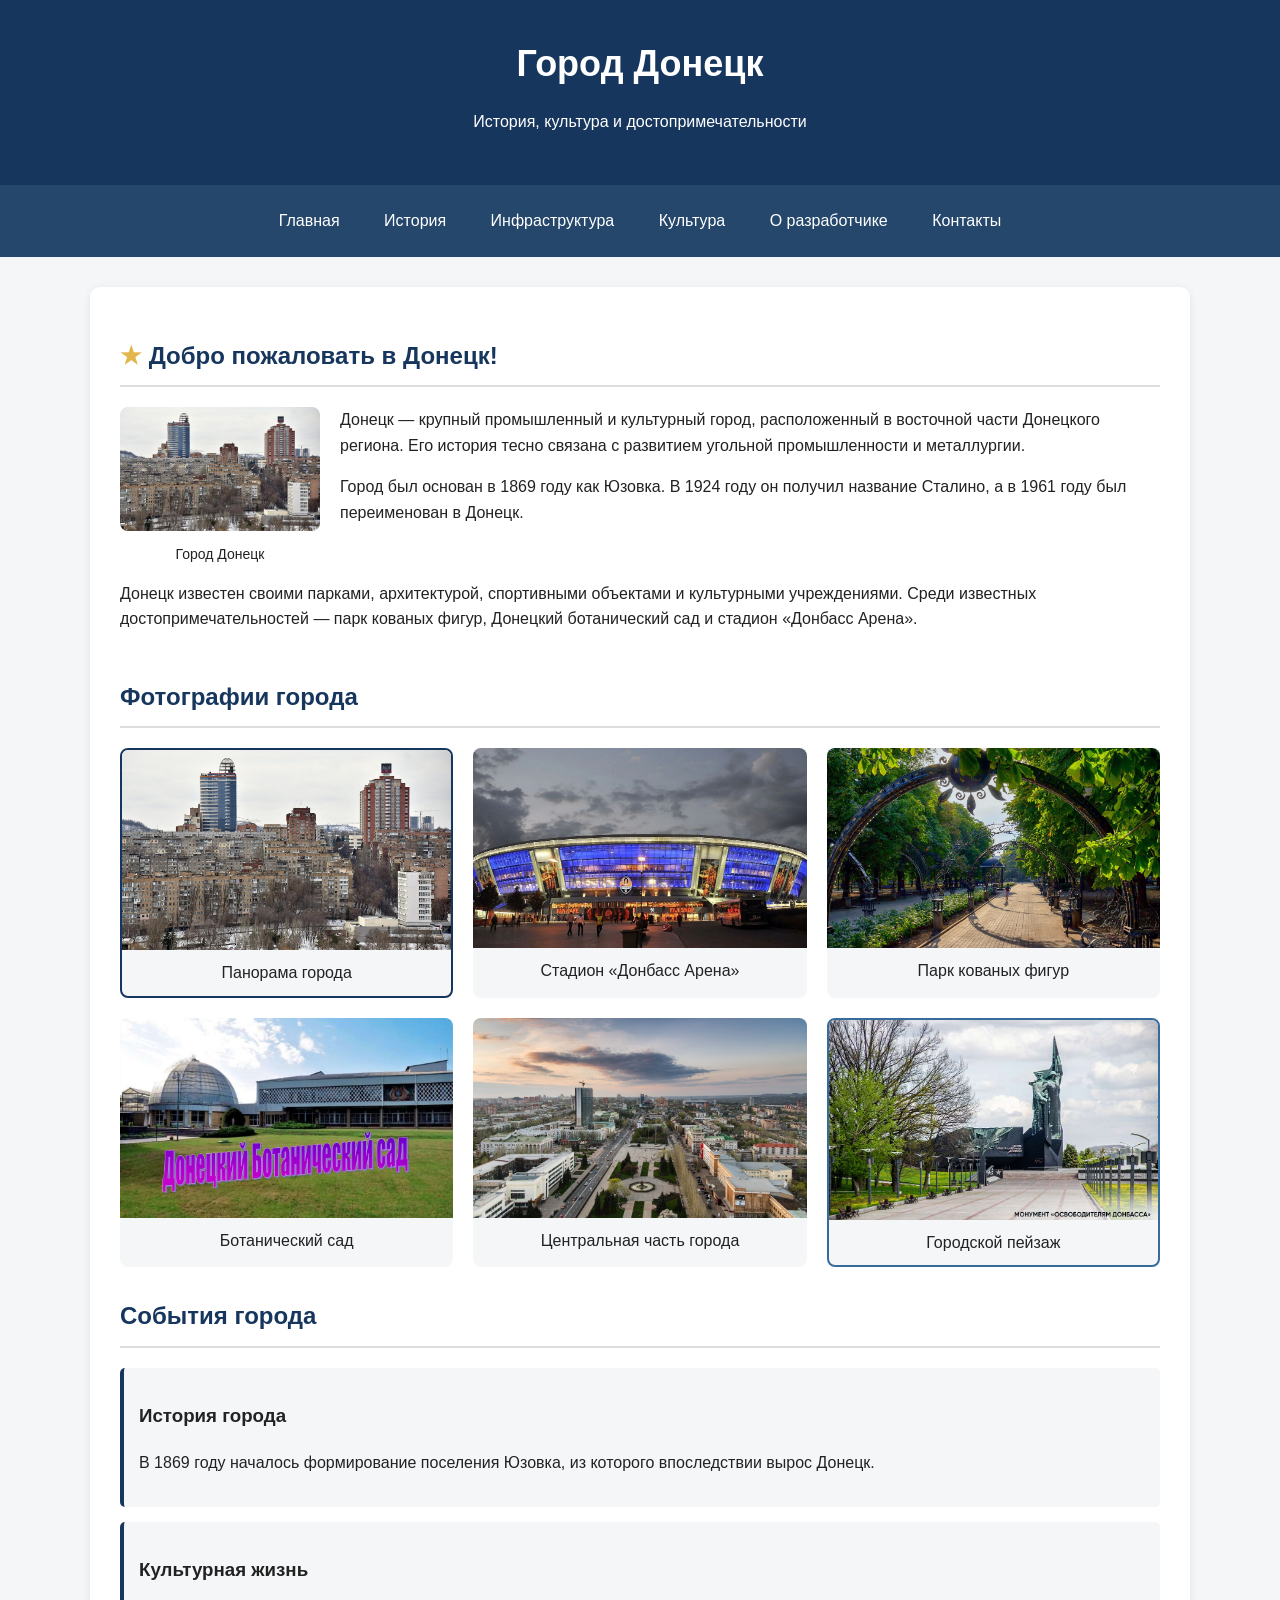
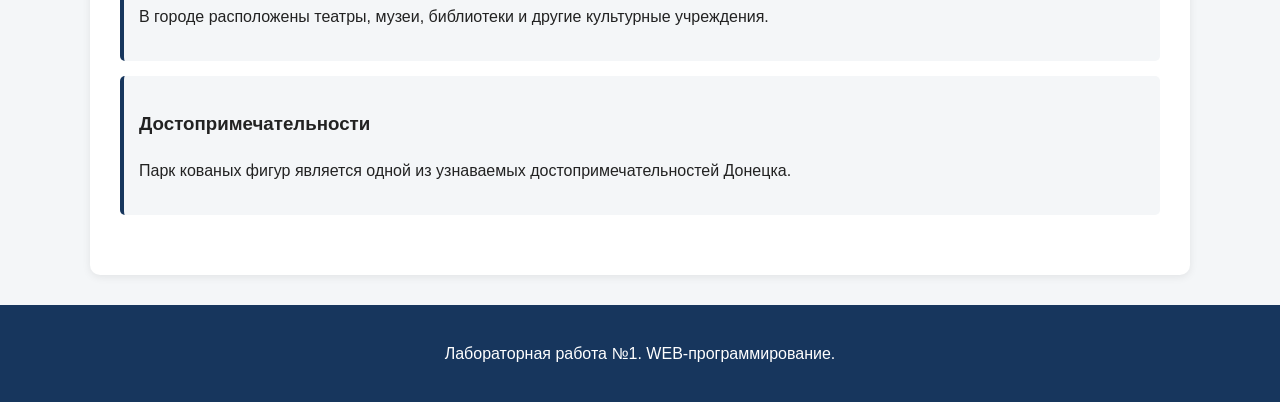
<file: index.html>
<!DOCTYPE html>
<html lang="ru">
<head>
    <meta charset="UTF-8">
    <meta name="viewport" content="width=device-width, initial-scale=1.0">
    <title>Донецк — Главная страница</title>
    <link rel="stylesheet" href="css/styles.css">
</head>
<body>
    <header>
        <h1>Город Донецк</h1>
        <p>История, культура и достопримечательности</p>
    </header>

    <nav>
        <a href="index.html">Главная</a>
        <a href="history.html">История</a>
        <a href="infrastructure.html">Инфраструктура</a>
        <a href="culture.html">Культура</a>
        <a href="about.html">О разработчике</a>
        <a href="contact.html">Контакты</a>
    </nav>

    <main>
        <section id="about-city" class="clearfix">
            <h2>Добро пожаловать в Донецк!</h2>
            <figure class="float-example">
                <img src="img/donetsk1.jpg"
                     alt="Панорама Донецка"
                     style="width: 100%; border-radius: 8px;">
                <figcaption>Город Донецк</figcaption>
            </figure>
            <p>
                Донецк — крупный промышленный и культурный город,
                расположенный в восточной части Донецкого региона.
                Его история тесно связана с развитием угольной
                промышленности и металлургии.
            </p>

            <p>
                Город был основан в 1869 году как Юзовка.
                В 1924 году он получил название Сталино,
                а в 1961 году был переименован в Донецк.
            </p>

            <p>
                Донецк известен своими парками, архитектурой,
                спортивными объектами и культурными учреждениями.
                Среди известных достопримечательностей —
                парк кованых фигур, Донецкий ботанический сад
                и стадион «Донбасс Арена».
            </p>
        </section>

        <section id="gallery">
            <h2>Фотографии города</h2>

            <div class="gallery">
                <figure>
                    <img src="img/donetsk1.jpg" alt="Панорама Донецка">
                    <figcaption>Панорама города</figcaption>
                </figure>

                <figure>
                    <img src="img/donetsk2.jpg" alt="Донбасс Арена">
                    <figcaption>Стадион «Донбасс Арена»</figcaption>
                </figure>

                <figure>
                    <img src="img/donetsk3.jpg" alt="Парк кованых фигур">
                    <figcaption>Парк кованых фигур</figcaption>
                </figure>

                <figure>
                    <img src="img/donetsk4.jpg" alt="Ботанический сад">
                    <figcaption>Ботанический сад</figcaption>
                </figure>

                <figure>
                    <img src="img/donetsk5.jpg" alt="Центр Донецка">
                    <figcaption>Центральная часть города</figcaption>
                </figure>

                <figure>
                    <img src="img/donetsk6.jpg" alt="Набережная">
                    <figcaption>Городской пейзаж</figcaption>
                </figure>
            </div>
        </section>

        <section id="news">
            <h2>События города</h2>

            <article>
                <h3>История города</h3>
                <p>
                    В 1869 году началось формирование поселения
                    Юзовка, из которого впоследствии вырос Донецк.
                </p>
            </article>

            <article>
                <h3>Культурная жизнь</h3>
                <p>
                    В городе расположены театры, музеи,
                    библиотеки и другие культурные учреждения.
                </p>
            </article>

            <article>
                <h3>Достопримечательности</h3>
                <p>
                    Парк кованых фигур является одной из
                    узнаваемых достопримечательностей Донецка.
                </p>
            </article>
        </section>
    </main>

    <footer>
        <p>Лабораторная работа №1. WEB-программирование.</p>
    </footer>
</body>
</html>
</file>
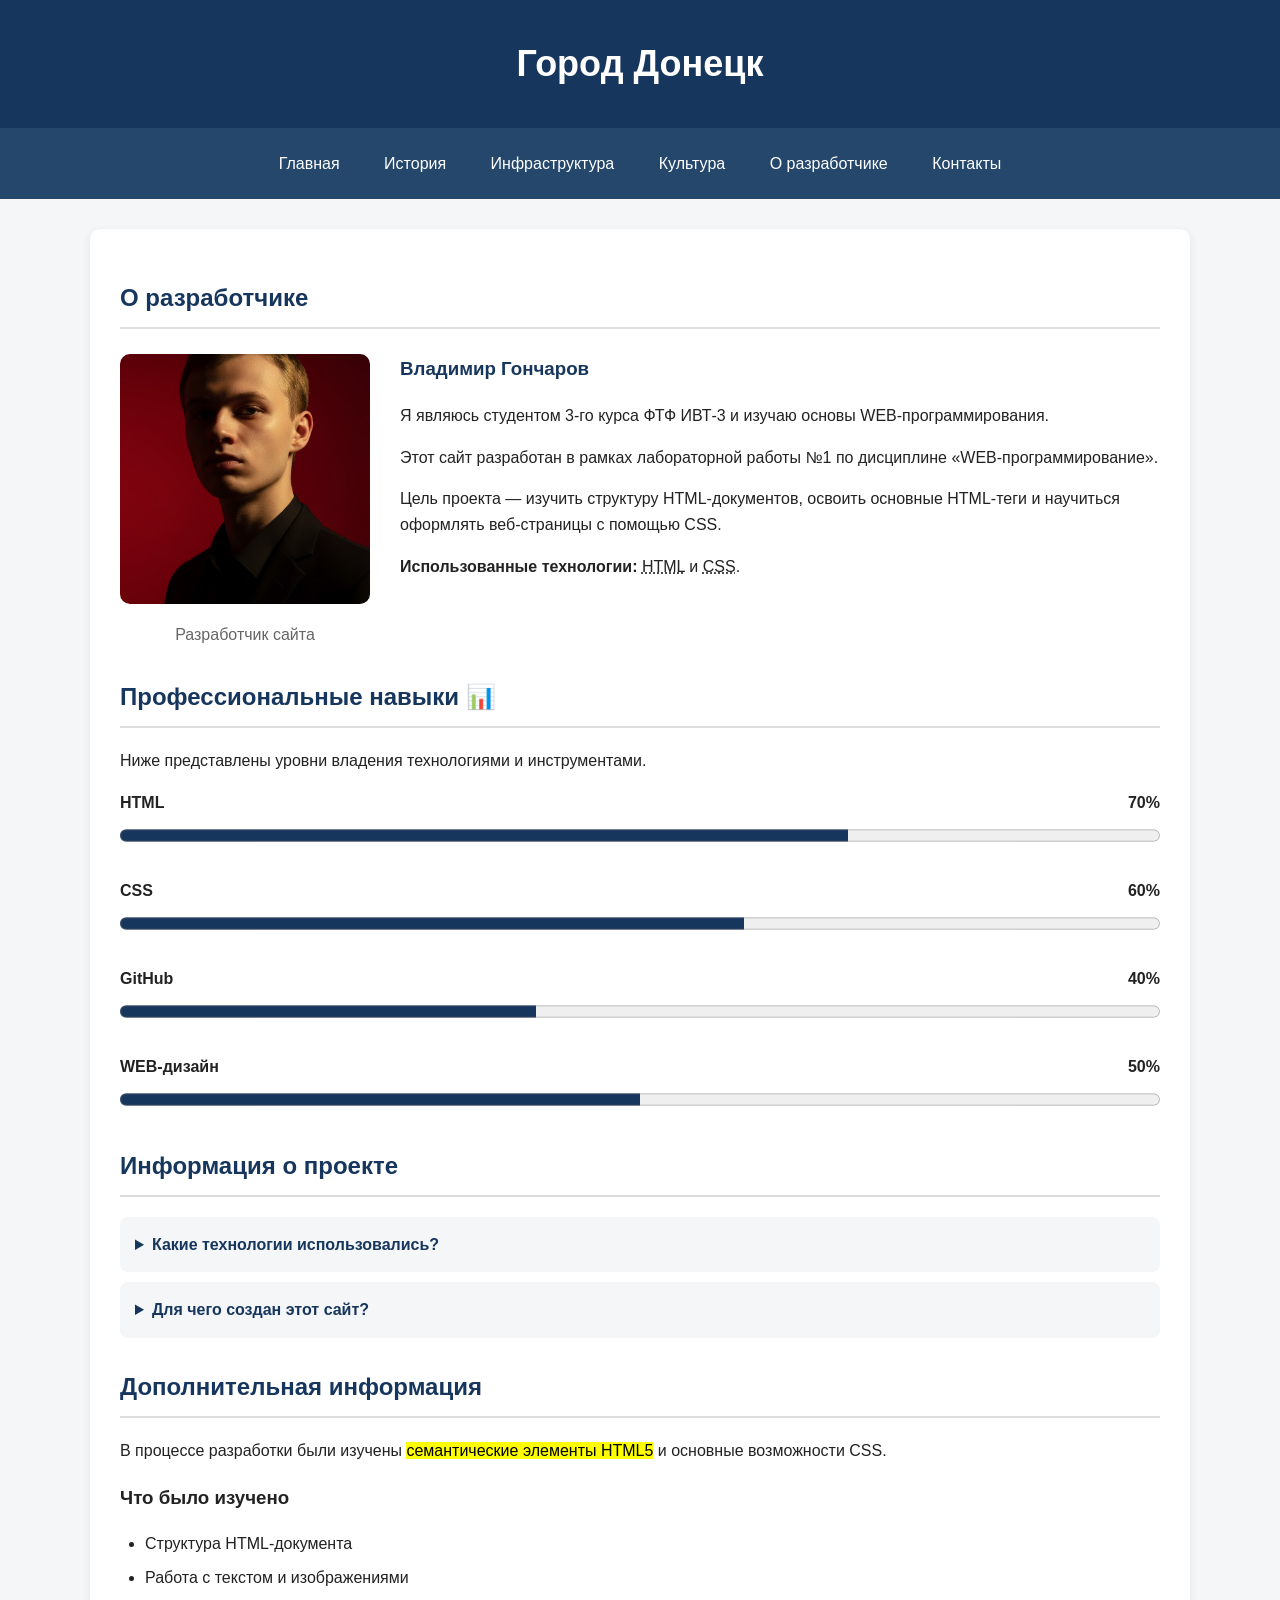
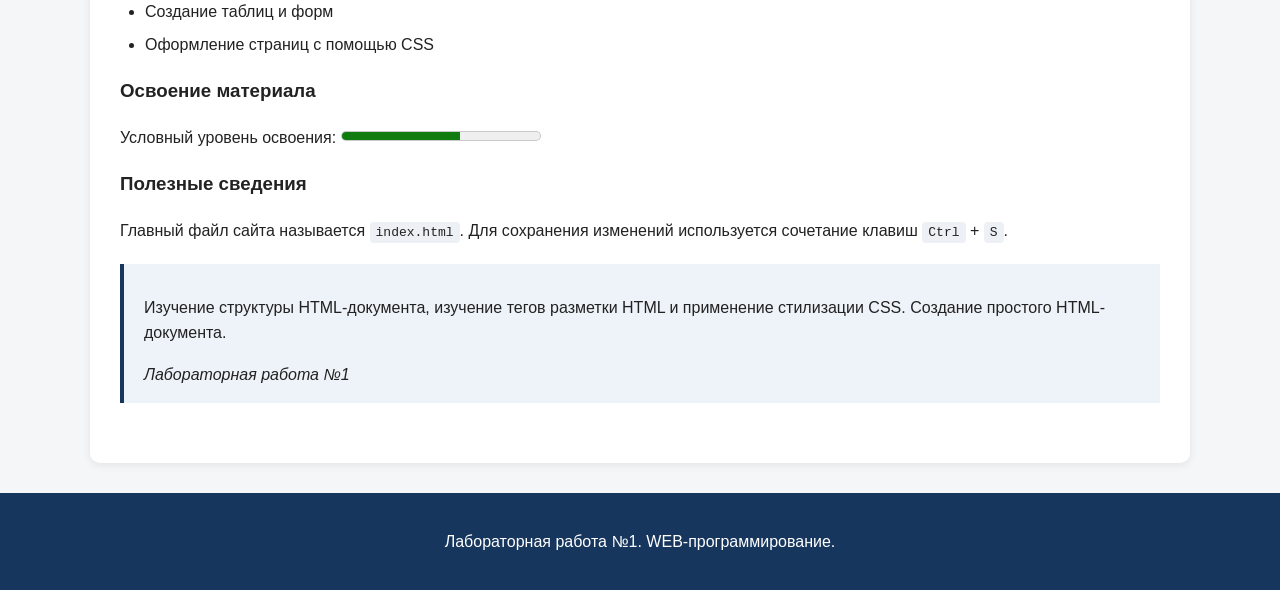
<file: about.html>
<!DOCTYPE html>
<html lang="ru">
<head>
    <meta charset="UTF-8">
    <meta name="viewport" content="width=device-width, initial-scale=1.0">
    <title>О разработчике</title>
    <link rel="stylesheet" href="css/styles.css">
</head>
<body>
    <header>
        <h1>Город Донецк</h1>
    </header>

    <nav>
        <a href="index.html">Главная</a>
        <a href="history.html">История</a>
        <a href="infrastructure.html">Инфраструктура</a>
        <a href="culture.html">Культура</a>
        <a href="about.html">О разработчике</a>
        <a href="contact.html">Контакты</a>
    </nav>

    <main>
        <section id="developer">
            <h2>О разработчике</h2>

            <div class="developer-profile">
                <figure class="developer-photo">
                    <img src="img/developer.jpg"
                         alt="Фотография разработчика">
                    <figcaption>Разработчик сайта</figcaption>
                </figure>

                <div class="developer-info">
                    <h3>Владимир Гончаров</h3>

                    <p>
                        Я являюсь студентом 3-го курса ФТФ ИВТ-3 и изучаю
                        основы WEB-программирования.
                    </p>

                    <p>
                        Этот сайт разработан в рамках
                        лабораторной работы №1 по дисциплине
                        «WEB-программирование».
                    </p>

                    <p>
                        Цель проекта — изучить структуру
                        HTML-документов, освоить основные
                        HTML-теги и научиться оформлять
                        веб-страницы с помощью CSS.
                    </p>

                    <p>
                        <strong>Использованные технологии:</strong>
                        <abbr title="HyperText Markup Language">HTML</abbr>
                        и
                        <abbr title="Cascading Style Sheets">CSS</abbr>.
                    </p>
                </div>
            </div>
        </section>

        <section id="skills">
            <h2>Профессиональные навыки</h2>

            <p>
                Ниже представлены уровни
                владения технологиями и инструментами.
            </p>

            <div class="skill">
                <div class="skill-label">
                    <span>HTML</span>
                    <span>70%</span>
                </div>
                <progress value="70" max="100">70%</progress>
            </div>

            <div class="skill">
                <div class="skill-label">
                    <span>CSS</span>
                    <span>60%</span>
                </div>
                <progress value="60" max="100">60%</progress>
            </div>

            <div class="skill">
                <div class="skill-label">
                    <span>GitHub</span>
                    <span>40%</span>
                </div>
                <progress value="40" max="100">40%</progress>
            </div>

            <div class="skill">
                <div class="skill-label">
                    <span>WEB-дизайн</span>
                    <span>50%</span>
                </div>
                <progress value="50" max="100">50%</progress>
            </div>
        </section>

        <section id="project-info">
            <h2>Информация о проекте</h2>

            <details>
                <summary>Какие технологии использовались?</summary>

                <p>
                    Для создания сайта использовались
                    HTML5 и CSS3. Разработка выполнялась
                    в среде Microsoft Visual Studio.
                </p>
            </details>

            <details>
                <summary>Для чего создан этот сайт?</summary>

                <p>
                    Сайт создан для выполнения лабораторной
                    работы и изучения основ разработки
                    многостраничных веб-сайтов.
                </p>
            </details>
        </section>
        <section id="study-info">
            <h2>Дополнительная информация</h2>

            <p>
                В процессе разработки были изучены
                <mark>семантические элементы HTML5</mark>
                и основные возможности CSS.
            </p>

            <h3>Что было изучено</h3>

            <ul>
                <li>Структура HTML-документа</li>
                <li>Работа с текстом и изображениями</li>
                <li>Создание таблиц и форм</li>
                <li>Оформление страниц с помощью CSS</li>
            </ul>

            <h3>Освоение материала</h3>

            <p>
                Условный уровень освоения:
                <meter min="0" max="100" value="60">60%</meter>
            </p>

            <h3>Полезные сведения</h3>

            <p>
                Главный файл сайта называется
                <code>index.html</code>.
                Для сохранения изменений используется
                сочетание клавиш <kbd>Ctrl</kbd> +
                <kbd>S</kbd>.
            </p>

            <blockquote>
                <p>
                    Изучение структуры HTML-документа,
                    изучение тегов разметки HTML
                    и применение стилизации CSS.
                    Создание простого HTML-документа.
                </p>
                <cite>Лабораторная работа №1</cite>
            </blockquote>
        </section>
    </main>

    <footer>
        <p>Лабораторная работа №1. WEB-программирование.</p>
    </footer>
</body>
</html>
</file>
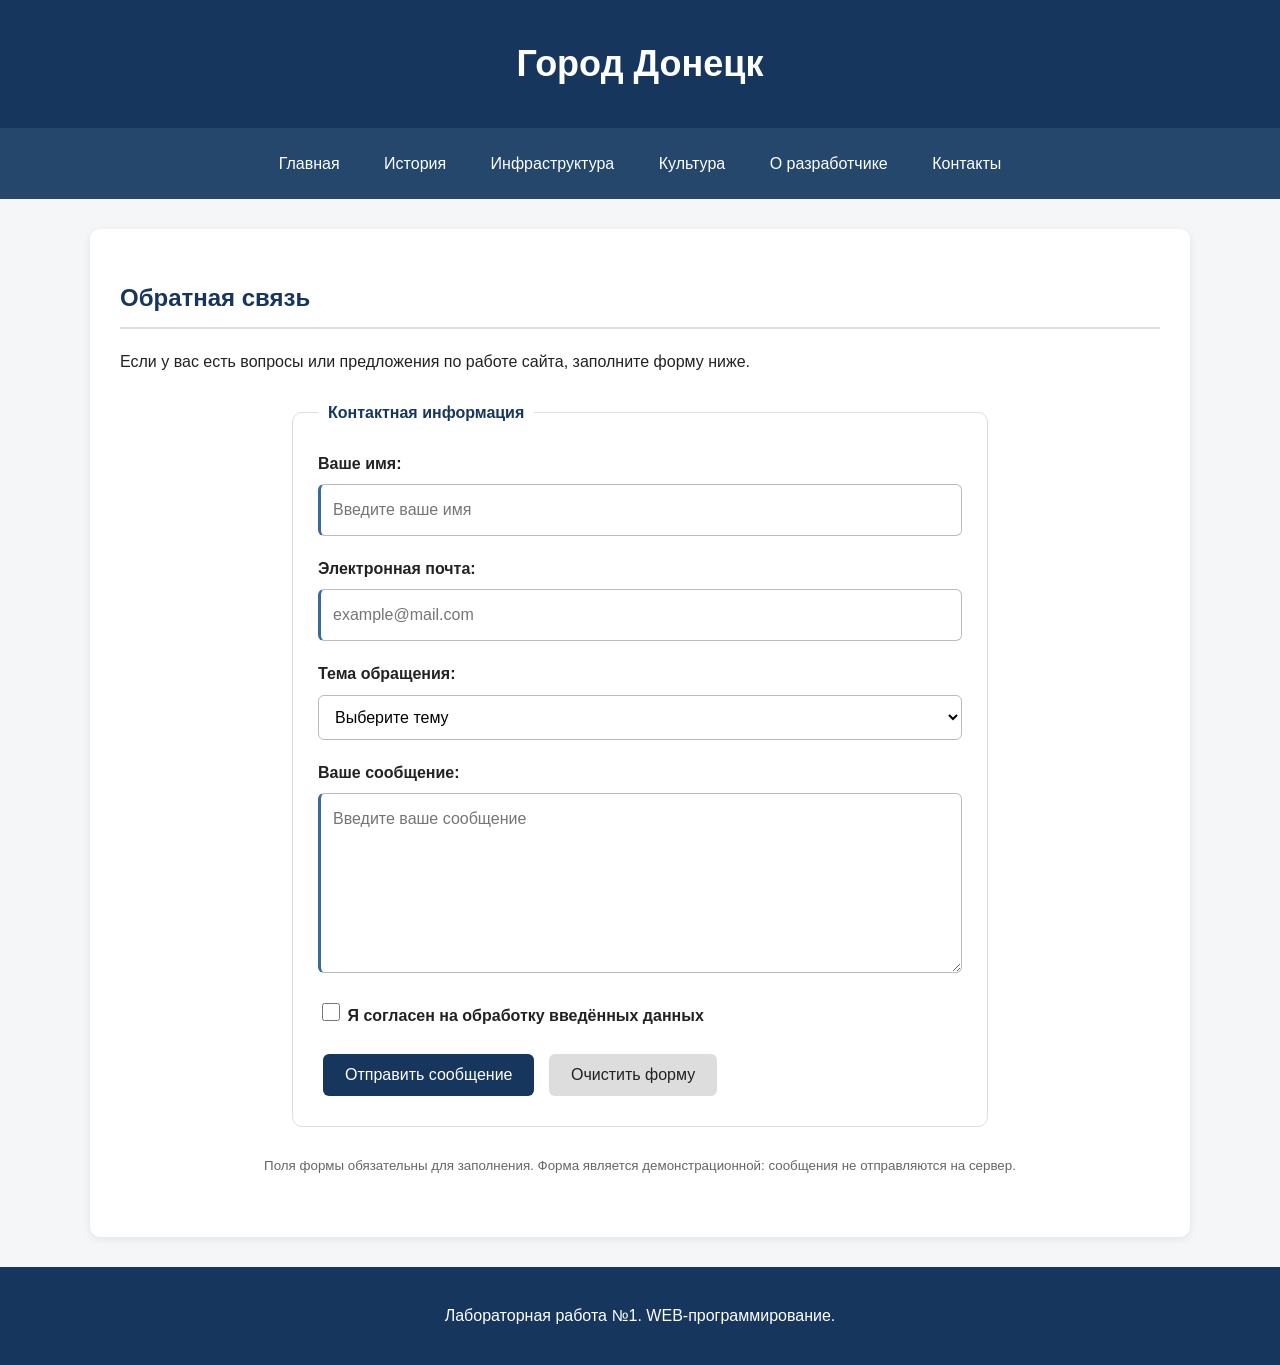
<file: contact.html>
<!DOCTYPE html>
<html lang="ru">
<head>
    <meta charset="UTF-8">
    <meta name="viewport" content="width=device-width, initial-scale=1.0">
    <title>Обратная связь</title>
    <link rel="stylesheet" href="css/styles.css">
</head>
<body>
    <header>
        <h1>Город Донецк</h1>
    </header>

    <nav>
        <a href="index.html">Главная</a>
        <a href="history.html">История</a>
        <a href="infrastructure.html">Инфраструктура</a>
        <a href="culture.html">Культура</a>
        <a href="about.html">О разработчике</a>
        <a href="contact.html">Контакты</a>
    </nav>

    <main>
        <section id="contact">
            <h2>Обратная связь</h2>

            <p>
                Если у вас есть вопросы или предложения
                по работе сайта, заполните форму ниже.
            </p>

            <form id="contact-form" action="#" method="get">

                <fieldset>
                    <legend>Контактная информация</legend>

                    <div class="form-group">
                        <label for="username">Ваше имя:</label>

                        <input type="text"
                               id="username"
                               name="username"
                               placeholder="Введите ваше имя"
                               minlength="2"
                               maxlength="50"
                               pattern="[А-Яа-яЁёA-Za-z\s-]{2,50}"
                               title="Используйте от 2 до 50 букв"
                               autocomplete="name"
                               required>
                    </div>

                    <div class="form-group">
                        <label for="email">Электронная почта:</label>

                        <input type="email"
                               id="email"
                               name="email"
                               placeholder="example@mail.com"
                               autocomplete="email"
                               required>
                    </div>

                    <div class="form-group">
                        <label for="topic">Тема обращения:</label>

                        <select id="topic" name="topic" required>
                            <option value="" disabled selected>
                                Выберите тему
                            </option>
                            <option value="question">Вопрос</option>
                            <option value="suggestion">Предложение</option>
                            <option value="feedback">Отзыв</option>
                        </select>
                    </div>

                    <div class="form-group">
                        <label for="message">Ваше сообщение:</label>

                        <textarea id="message"
                                  name="message"
                                  rows="6"
                                  minlength="10"
                                  maxlength="1000"
                                  placeholder="Введите ваше сообщение"
                                  required></textarea>
                    </div>

                    <div class="form-group">
                        <label class="checkbox-label">
                            <input type="checkbox"
                                   name="agreement"
                                   required>
                            Я согласен на обработку введённых данных
                        </label>
                    </div>

                    <button type="submit" class="submit-btn">
                        Отправить сообщение
                    </button>

                    <button type="reset" class="reset-btn">
                        Очистить форму
                    </button>
                </fieldset>
            </form>

            <p class="form-note">
                <small>
                    Поля формы обязательны для заполнения.
                    Форма является демонстрационной:
                    сообщения не отправляются на сервер.
                </small>
            </p>
        </section>
    </main>

    <footer>
        <p>Лабораторная работа №1. WEB-программирование.</p>
    </footer>
</body>
</html>
</file>
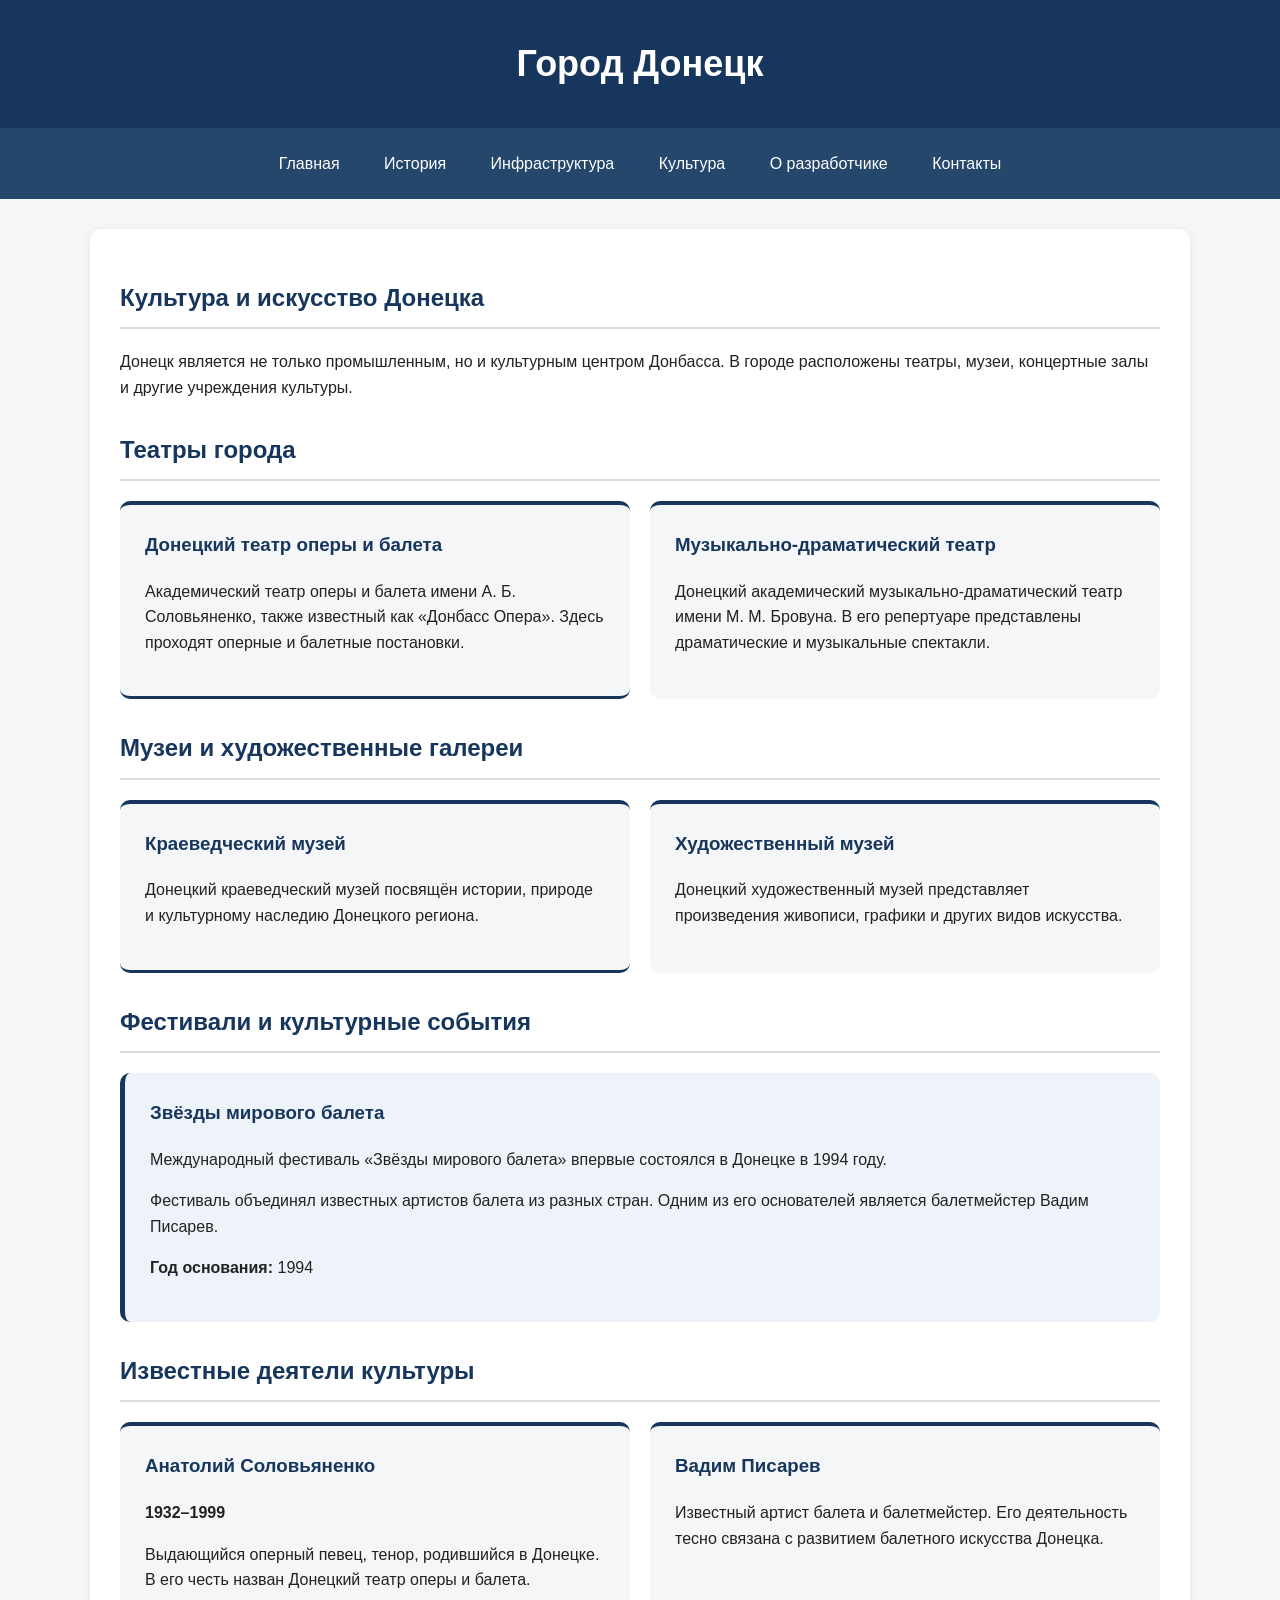
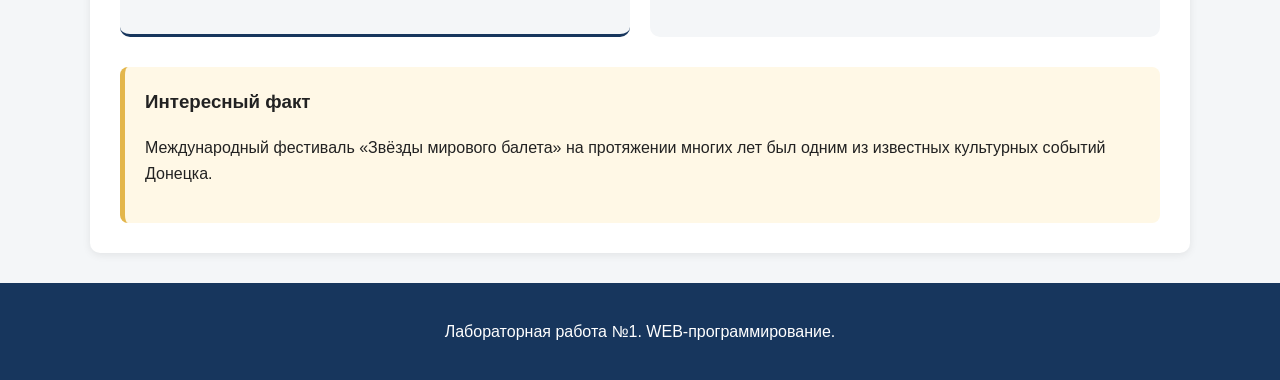
<file: culture.html>
<!DOCTYPE html>
<html lang="ru">
<head>
    <meta charset="UTF-8">
    <meta name="viewport" content="width=device-width, initial-scale=1.0">
    <title>Культура и искусство</title>
    <link rel="stylesheet" href="css/styles.css">
</head>
<body>
    <header>
        <h1>Город Донецк</h1>
    </header>

    <nav>
        <a href="index.html">Главная</a>
        <a href="history.html">История</a>
        <a href="infrastructure.html">Инфраструктура</a>
        <a href="culture.html">Культура</a>
        <a href="about.html">О разработчике</a>
        <a href="contact.html">Контакты</a>
    </nav>

    <main>
        <section id="culture-intro">
            <h2>Культура и искусство Донецка</h2>

            <p>
                Донецк является не только промышленным,
                но и культурным центром Донбасса.
                В городе расположены театры, музеи,
                концертные залы и другие учреждения культуры.
            </p>
        </section>

        <section id="theaters">
            <h2>Театры города</h2>

            <div class="culture-grid">
                <article class="culture-card">
                    <h3>Донецкий театр оперы и балета</h3>
                    <p>
                        Академический театр оперы и балета
                        имени А. Б. Соловьяненко, также известный
                        как «Донбасс Опера».
                        Здесь проходят оперные и балетные постановки.
                    </p>
                </article>

                <article class="culture-card">
                    <h3>Музыкально-драматический театр</h3>
                    <p>
                        Донецкий академический музыкально-драматический
                        театр имени М. М. Бровуна.
                        В его репертуаре представлены драматические
                        и музыкальные спектакли.
                    </p>
                </article>
            </div>
        </section>

        <section id="museums">
            <h2>Музеи и художественные галереи</h2>

            <div class="culture-grid">
                <article class="culture-card">
                    <h3>Краеведческий музей</h3>
                    <p>
                        Донецкий краеведческий музей посвящён
                        истории, природе и культурному наследию
                        Донецкого региона.
                    </p>
                </article>

                <article class="culture-card">
                    <h3>Художественный музей</h3>
                    <p>
                        Донецкий художественный музей
                        представляет произведения живописи,
                        графики и других видов искусства.
                    </p>
                </article>
            </div>
        </section>

        <section id="festivals">
            <h2>Фестивали и культурные события</h2>

            <article class="festival-card">
                <h3>Звёзды мирового балета</h3>

                <p>
                    Международный фестиваль «Звёзды мирового
                    балета» впервые состоялся в Донецке
                    в 1994 году.
                </p>

                <p>
                    Фестиваль объединял известных артистов
                    балета из разных стран.
                    Одним из его основателей является
                    балетмейстер Вадим Писарев.
                </p>

                <p>
                    <strong>Год основания:</strong>
                    <time datetime="1994">1994</time>
                </p>
            </article>
        </section>

        <section id="famous-people">
            <h2>Известные деятели культуры</h2>

            <div class="culture-grid">
                <article class="culture-card">
                    <h3>Анатолий Соловьяненко</h3>

                    <p>
                        <strong>1932–1999</strong>
                    </p>

                    <p>
                        Выдающийся оперный певец, тенор,
                        родившийся в Донецке.
                        В его честь назван Донецкий театр
                        оперы и балета.
                    </p>
                </article>

                <article class="culture-card">
                    <h3>Вадим Писарев</h3>

                    <p>
                        Известный артист балета и балетмейстер.
                        Его деятельность тесно связана
                        с развитием балетного искусства Донецка.
                    </p>
                </article>
            </div>
        </section>

        <aside class="culture-note">
            <h3>Интересный факт</h3>

            <p>
                Международный фестиваль «Звёзды мирового балета»
                на протяжении многих лет был одним из известных
                культурных событий Донецка.
            </p>
        </aside>
    </main>

    <footer>
        <p>Лабораторная работа №1. WEB-программирование.</p>
    </footer>
</body>
</html>
</file>
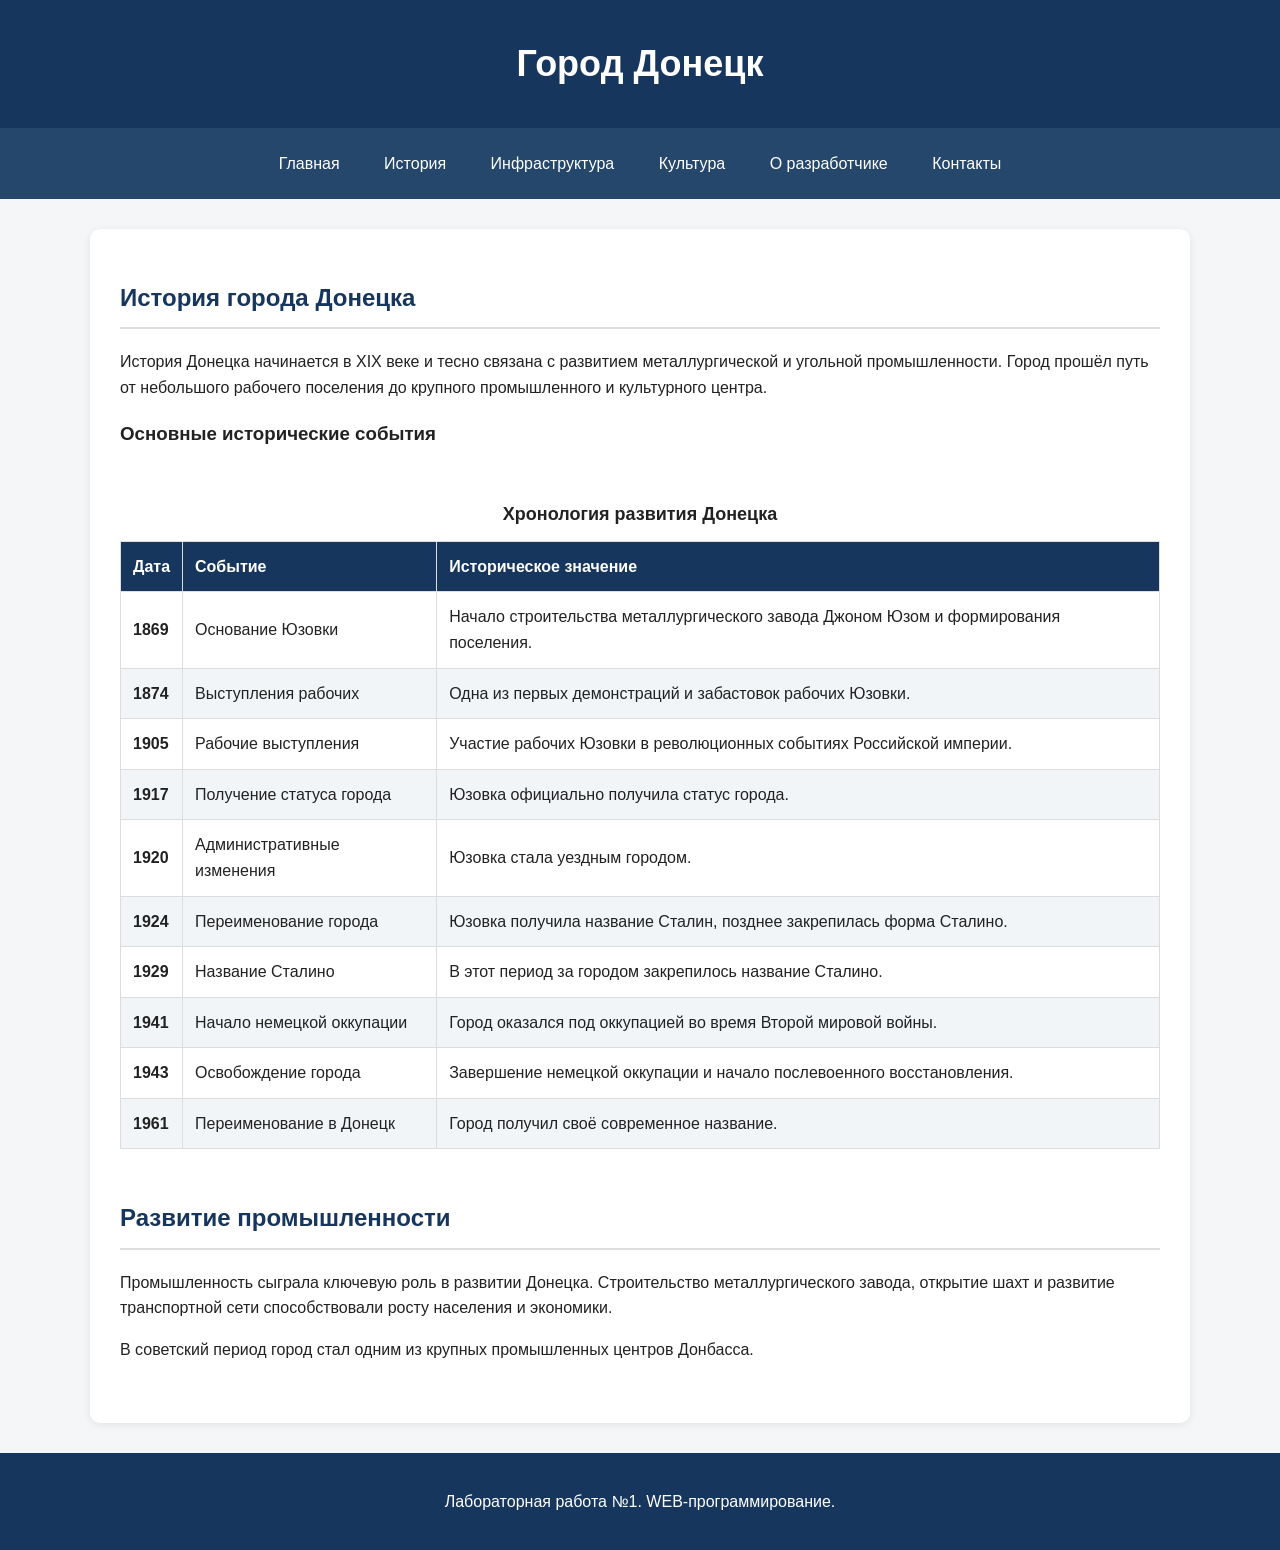
<file: history.html>
<!DOCTYPE html>
<html lang="ru">
<head>
    <meta charset="UTF-8">
    <meta name="viewport" content="width=device-width, initial-scale=1.0">
    <title>История города</title>
    <link rel="stylesheet" href="css/styles.css">
</head>
<body>
    <header>
        <h1>Город Донецк</h1>
    </header>

    <nav>
        <a href="index.html">Главная</a>
        <a href="history.html">История</a>
        <a href="infrastructure.html">Инфраструктура</a>
        <a href="culture.html">Культура</a>
        <a href="about.html">О разработчике</a>
        <a href="contact.html">Контакты</a>
    </nav>

    <main>
        <section>
            <h2>История города Донецка</h2>

            <p>
                История Донецка начинается в XIX веке и тесно связана
                с развитием металлургической и угольной промышленности.
                Город прошёл путь от небольшого рабочего поселения
                до крупного промышленного и культурного центра.
            </p>

            <h3>Основные исторические события</h3>

            <div class="table-container">
                <table>
                    <caption>Хронология развития Донецка</caption>

                    <thead>
                        <tr>
                            <th>Дата</th>
                            <th>Событие</th>
                            <th>Историческое значение</th>
                        </tr>
                    </thead>

                    <tbody>
                        <tr>
                            <td>1869</td>
                            <td>Основание Юзовки</td>
                            <td>
                                Начало строительства металлургического
                                завода Джоном Юзом и формирования поселения.
                            </td>
                        </tr>

                        <tr>
                            <td>1874</td>
                            <td>Выступления рабочих</td>
                            <td>
                                Одна из первых демонстраций
                                и забастовок рабочих Юзовки.
                            </td>
                        </tr>

                        <tr>
                            <td>1905</td>
                            <td>Рабочие выступления</td>
                            <td>
                                Участие рабочих Юзовки в революционных
                                событиях Российской империи.
                            </td>
                        </tr>

                        <tr>
                            <td>1917</td>
                            <td>Получение статуса города</td>
                            <td>
                                Юзовка официально получила статус города.
                            </td>
                        </tr>

                        <tr>
                            <td>1920</td>
                            <td>Административные изменения</td>
                            <td>
                                Юзовка стала уездным городом.
                            </td>
                        </tr>

                        <tr>
                            <td>1924</td>
                            <td>Переименование города</td>
                            <td>
                                Юзовка получила название Сталин,
                                позднее закрепилась форма Сталино.
                            </td>
                        </tr>

                        <tr>
                            <td>1929</td>
                            <td>Название Сталино</td>
                            <td>
                                В этот период за городом закрепилось
                                название Сталино.
                            </td>
                        </tr>

                        <tr>
                            <td>1941</td>
                            <td>Начало немецкой оккупации</td>
                            <td>
                                Город оказался под оккупацией
                                во время Второй мировой войны.
                            </td>
                        </tr>

                        <tr>
                            <td>1943</td>
                            <td>Освобождение города</td>
                            <td>
                                Завершение немецкой оккупации
                                и начало послевоенного восстановления.
                            </td>
                        </tr>

                        <tr>
                            <td>1961</td>
                            <td>Переименование в Донецк</td>
                            <td>
                                Город получил своё современное название.
                            </td>
                        </tr>
                    </tbody>
                </table>
            </div>
        </section>

        <section>
            <h2>Развитие промышленности</h2>

            <p>
                Промышленность сыграла ключевую роль в развитии
                Донецка. Строительство металлургического завода,
                открытие шахт и развитие транспортной сети
                способствовали росту населения и экономики.
            </p>

            <p>
                В советский период город стал одним из крупных
                промышленных центров Донбасса.
            </p>
        </section>
    </main>

    <footer>
        <p>Лабораторная работа №1. WEB-программирование.</p>
    </footer>
</body>
</html>
</file>
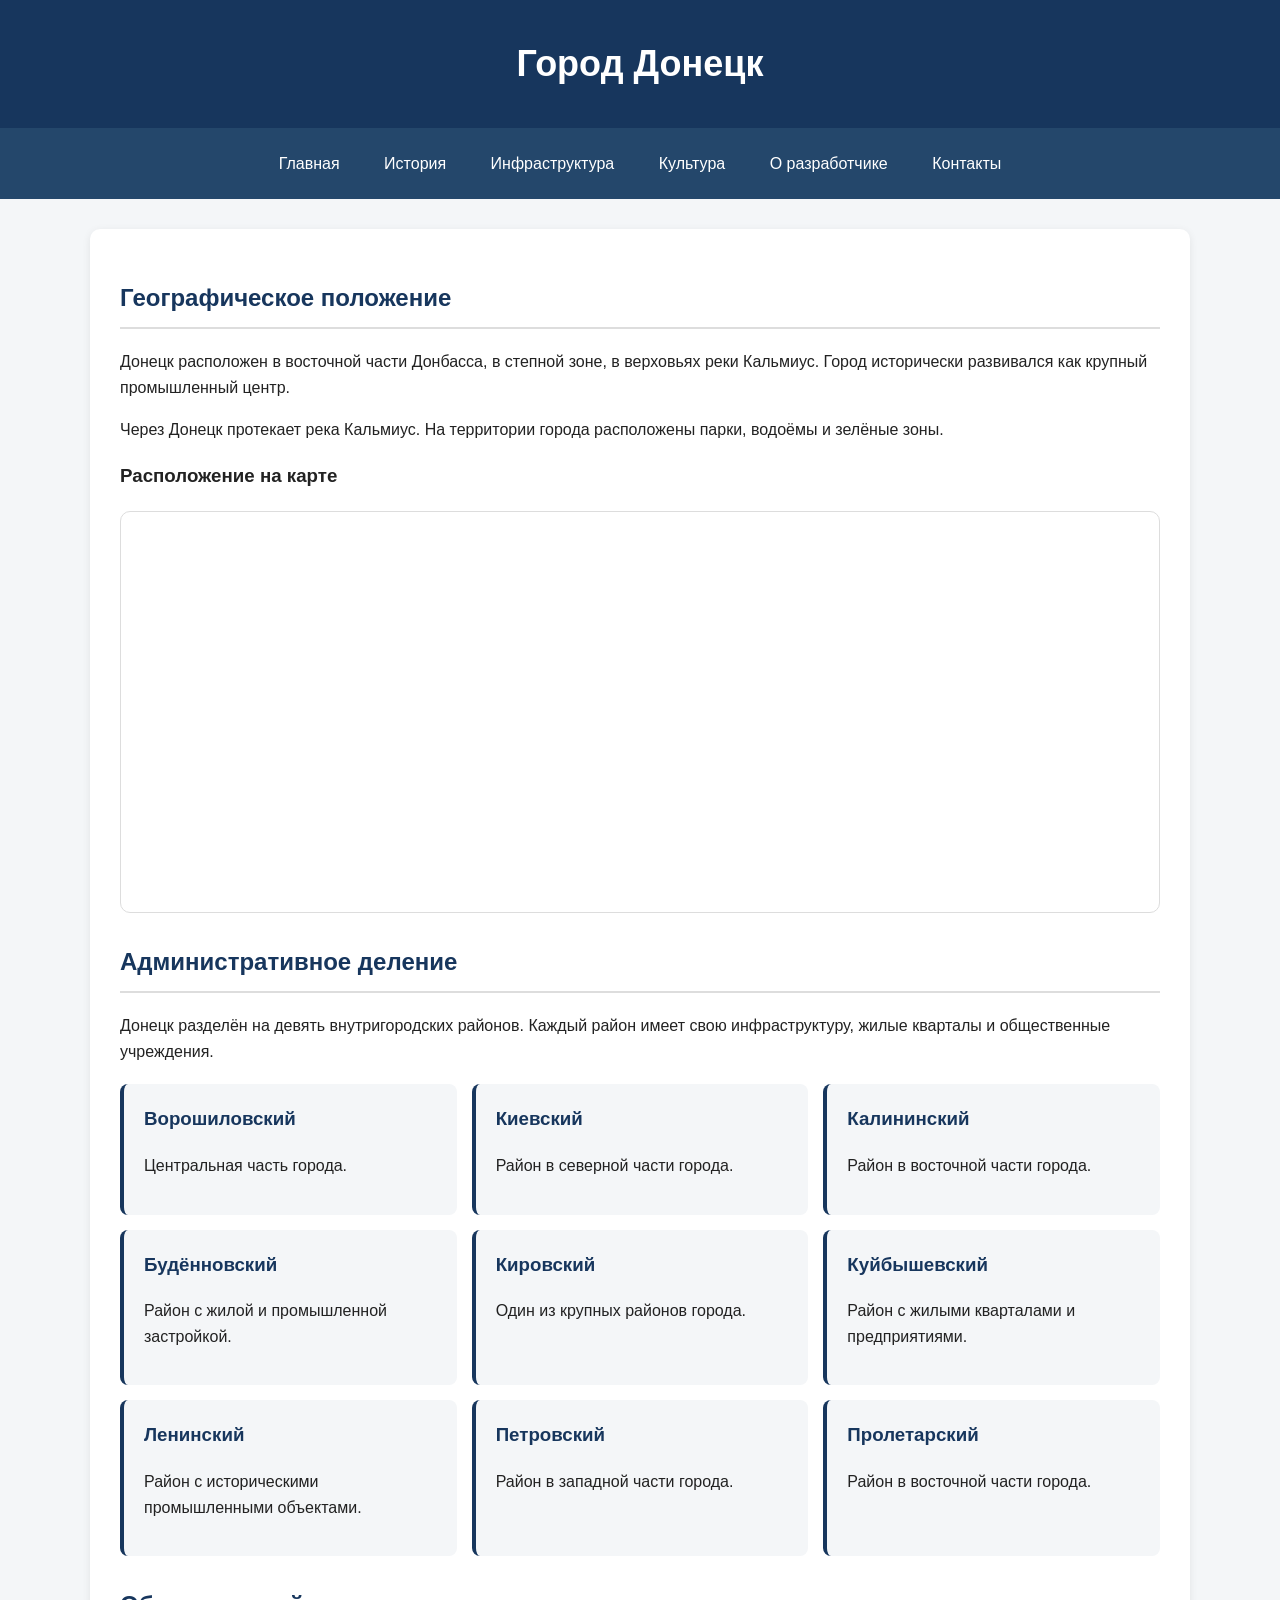
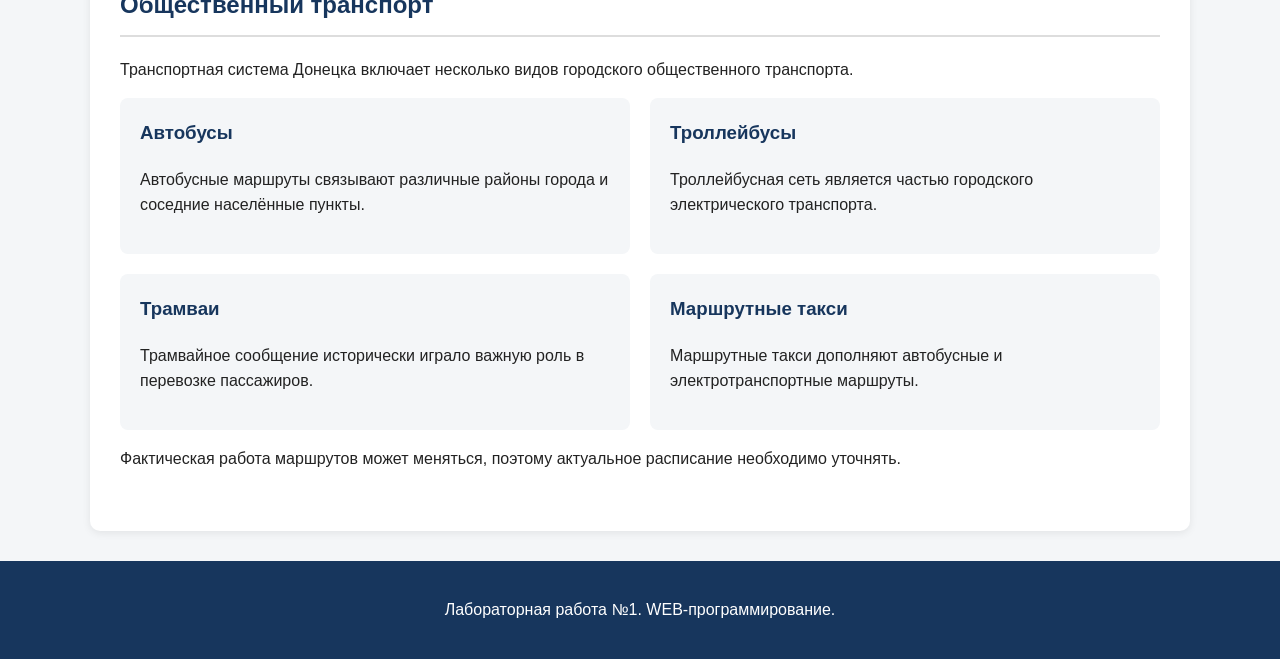
<file: infrastructure.html>
<!DOCTYPE html>
<html lang="ru">
<head>
    <meta charset="UTF-8">
    <meta name="viewport" content="width=device-width, initial-scale=1.0">
    <title>Инфраструктура</title>
    <link rel="stylesheet" href="css/styles.css">
</head>
<body>
    <header>
        <h1>Город Донецк</h1>
    </header>

    <nav>
        <a href="index.html">Главная</a>
        <a href="history.html">История</a>
        <a href="infrastructure.html">Инфраструктура</a>
        <a href="culture.html">Культура</a>
        <a href="about.html">О разработчике</a>
        <a href="contact.html">Контакты</a>
    </nav>

    <main>
        <section id="geography">
            <h2>Географическое положение</h2>

            <p>
                Донецк расположен в восточной части Донбасса,
                в степной зоне, в верховьях реки Кальмиус.
                Город исторически развивался как крупный
                промышленный центр.
            </p>

            <p>
                Через Донецк протекает река Кальмиус.
                На территории города расположены парки,
                водоёмы и зелёные зоны.
            </p>

            <h3>Расположение на карте</h3>

            <div class="map-container">
                <iframe src="https://www.google.com/maps?q=48.0159,37.8029&z=12&output=embed"
                        title="Карта города Донецка"
                        width="100%"
                        height="400"
                        loading="lazy"
                        allowfullscreen>
                </iframe>
            </div>
        </section>

        <section id="districts">
            <h2>Административное деление</h2>

            <p>
                Донецк разделён на девять внутригородских районов.
                Каждый район имеет свою инфраструктуру,
                жилые кварталы и общественные учреждения.
            </p>

            <div class="district-grid">
                <article class="district-card">
                    <h3>Ворошиловский</h3>
                    <p>Центральная часть города.</p>
                </article>

                <article class="district-card">
                    <h3>Киевский</h3>
                    <p>Район в северной части города.</p>
                </article>

                <article class="district-card">
                    <h3>Калининский</h3>
                    <p>Район в восточной части города.</p>
                </article>

                <article class="district-card">
                    <h3>Будённовский</h3>
                    <p>Район с жилой и промышленной застройкой.</p>
                </article>

                <article class="district-card">
                    <h3>Кировский</h3>
                    <p>Один из крупных районов города.</p>
                </article>

                <article class="district-card">
                    <h3>Куйбышевский</h3>
                    <p>Район с жилыми кварталами и предприятиями.</p>
                </article>

                <article class="district-card">
                    <h3>Ленинский</h3>
                    <p>Район с историческими промышленными объектами.</p>
                </article>

                <article class="district-card">
                    <h3>Петровский</h3>
                    <p>Район в западной части города.</p>
                </article>

                <article class="district-card">
                    <h3>Пролетарский</h3>
                    <p>Район в восточной части города.</p>
                </article>
            </div>
        </section>

        <section id="transport">
            <h2>Общественный транспорт</h2>

            <p>
                Транспортная система Донецка включает
                несколько видов городского общественного транспорта.
            </p>

            <div class="transport-list">
                <article>
                    <h3>Автобусы</h3>
                    <p>
                        Автобусные маршруты связывают различные
                        районы города и соседние населённые пункты.
                    </p>
                </article>

                <article>
                    <h3>Троллейбусы</h3>
                    <p>
                        Троллейбусная сеть является частью
                        городского электрического транспорта.
                    </p>
                </article>

                <article>
                    <h3>Трамваи</h3>
                    <p>
                        Трамвайное сообщение исторически играло
                        важную роль в перевозке пассажиров.
                    </p>
                </article>

                <article>
                    <h3>Маршрутные такси</h3>
                    <p>
                        Маршрутные такси дополняют автобусные
                        и электротранспортные маршруты.
                    </p>
                </article>
            </div>

            <p>
                Фактическая работа маршрутов может меняться,
                поэтому актуальное расписание необходимо уточнять.
            </p>
        </section>
    </main>

    <footer>
        <p>Лабораторная работа №1. WEB-программирование.</p>
    </footer>
</body>
</html>
</file>
<file: css/styles.css>
/* Общие настройки */
* {
    box-sizing: border-box;
}

body {
    margin: 0;
    font-family: Arial, sans-serif;
    background-color: #f4f6f8;
    color: #222;
    line-height: 1.6;
}

/* Шапка сайта */
header {
    background-color: #17365d;
    color: white;
    text-align: center;
    padding: 35px 20px;
}

    header h1 {
        margin: 0;
        font-size: 36px;
    }

/* Навигация */
nav {
    background-color: #24476b;
    padding: 15px;
    text-align: center;
    position: sticky;
    top: 0;
    z-index: 10;
}

    nav a {
        color: white;
        text-decoration: none;
        margin: 0 12px;
        padding: 8px;
        display: inline-block;
    }

        nav a:hover {
            background-color: #376b9c;
            border-radius: 5px;
        }

        nav a:active {
            background-color: #102b47;
        }

/* Основное содержимое */
main {
    max-width: 1100px;
    margin: 30px auto;
    padding: 30px;
    background-color: white;
    border-radius: 10px;
    min-height: 400px;
    box-shadow: 0 2px 8px rgba(0, 0, 0, 0.08);
}

h2 {
    color: #17365d;
    border-bottom: 2px solid #ddd;
    padding-bottom: 10px;
}

section {
    margin-bottom: 30px;
}

/* Подвал */
footer {
    background-color: #17365d;
    color: white;
    text-align: center;
    padding: 20px;
}

/* Адаптация под телефоны */
@media (max-width: 768px) {
    header h1 {
        font-size: 26px;
    }

    nav a {
        margin: 4px;
        font-size: 14px;
    }

    main {
        margin: 15px;
        padding: 20px;
    }
}

/* Галерея фотографий */
.gallery {
    display: grid;
    grid-template-columns: repeat(3, 1fr);
    gap: 20px;
}

    .gallery figure {
        margin: 0;
        background-color: #f4f6f8;
        border-radius: 8px;
        overflow: hidden;
    }

    .gallery img {
        width: 100%;
        height: 200px;
        object-fit: cover;
        display: block;
        transition: transform 0.3s;
    }

        .gallery img:hover {
            transform: scale(1.05);
        }

    .gallery figcaption {
        padding: 10px;
        text-align: center;
    }

/* Блок событий */
#news article {
    padding: 15px;
    margin-bottom: 15px;
    background-color: #f4f6f8;
    border-left: 4px solid #17365d;
    border-radius: 5px;
}

/* Адаптивная галерея */
@media (max-width: 768px) {
    .gallery {
        grid-template-columns: repeat(2, 1fr);
    }
}

@media (max-width: 480px) {
    .gallery {
        grid-template-columns: 1fr;
    }
}

/* Таблица исторических событий */

.table-container {
    overflow-x: auto;
}

table {
    width: 100%;
    border-collapse: collapse;
    margin: 20px 0;
}

caption {
    font-weight: bold;
    font-size: 18px;
    padding: 12px;
}

th, td {
    border: 1px solid #ddd;
    padding: 12px;
    text-align: left;
}

th {
    background-color: #17365d;
    color: white;
}

tbody tr:nth-child(even) {
    background-color: #f2f5f8;
}

tbody tr:hover {
    background-color: #dce9f5;
}

td:first-child {
    font-weight: bold;
    white-space: nowrap;
}

/* Карта города */

.map-container {
    position: relative;
    width: 100%;
    margin: 20px 0;
    border-radius: 10px;
    overflow: hidden;
    border: 1px solid #ddd;
}

    .map-container iframe {
        display: block;
        width: 100%;
        border: 0;
    }

/* Административные районы */

.district-grid {
    display: grid;
    grid-template-columns: repeat(3, 1fr);
    gap: 15px;
    margin-top: 20px;
}

.district-card {
    position: relative;
    background-color: #f4f6f8;
    padding: 20px;
    border-radius: 8px;
    border-left: 4px solid #17365d;
    transition: transform 0.3s;
}

    .district-card:hover {
        transform: translateY(-5px);
    }

    .district-card h3 {
        margin-top: 0;
        color: #17365d;
    }

/* Общественный транспорт */

.transport-list {
    display: grid;
    grid-template-columns: repeat(2, 1fr);
    gap: 20px;
}

    .transport-list article {
        background-color: #f4f6f8;
        padding: 20px;
        border-radius: 8px;
    }

        .transport-list article h3 {
            color: #17365d;
            margin-top: 0;
        }

/* Адаптация */

@media (max-width: 768px) {
    .district-grid {
        grid-template-columns: repeat(2, 1fr);
    }

    .transport-list {
        grid-template-columns: 1fr;
    }
}

@media (max-width: 480px) {
    .district-grid {
        grid-template-columns: 1fr;
    }
}

/* Культура и искусство */

.culture-grid {
    display: grid;
    grid-template-columns: repeat(2, 1fr);
    gap: 20px;
    margin-top: 20px;
}

.culture-card {
    position: relative;
    background-color: #f4f6f8;
    padding: 25px;
    border-radius: 10px;
    border-top: 4px solid #17365d;
    transition: transform 0.3s, box-shadow 0.3s;
}

    .culture-card:hover {
        transform: translateY(-5px);
        box-shadow: 0 5px 15px rgba(0, 0, 0, 0.1);
    }

    .culture-card h3 {
        color: #17365d;
        margin-top: 0;
    }

.festival-card {
    padding: 25px;
    background-color: #eef3f9;
    border-radius: 10px;
    border-left: 5px solid #17365d;
}

    .festival-card h3 {
        margin-top: 0;
        color: #17365d;
    }

.culture-note {
    background-color: #fff8e6;
    border-left: 5px solid #e3b64b;
    padding: 20px;
    border-radius: 8px;
    margin-top: 30px;
}

    .culture-note h3 {
        margin-top: 0;
    }

/* Адаптация под мобильные устройства */

@media (max-width: 768px) {
    .culture-grid {
        grid-template-columns: 1fr;
    }
}

/* Страница разработчика */

.developer-profile {
    display: flex;
    align-items: flex-start;
    gap: 30px;
    margin-top: 25px;
}

.developer-photo {
    flex: 0 0 250px;
    margin: 0;
    text-align: center;
}

    .developer-photo img {
        width: 100%;
        height: 250px;
        object-fit: cover;
        border-radius: 10px;
    }

    .developer-photo figcaption {
        margin-top: 10px;
        color: #666;
    }

.developer-info {
    flex: 1;
}

    .developer-info h3 {
        color: #17365d;
        margin-top: 0;
    }

/* Диаграмма навыков */

.skill {
    margin-bottom: 25px;
}

.skill-label {
    display: flex;
    justify-content: space-between;
    margin-bottom: 8px;
    font-weight: bold;
}

.skill progress {
    width: 100%;
    height: 25px;
    accent-color: #17365d;
}

/* Информация о проекте */

details {
    background-color: #f4f6f8;
    padding: 15px;
    margin-bottom: 10px;
    border-radius: 8px;
}

summary {
    cursor: pointer;
    font-weight: bold;
    color: #17365d;
}

details[open] {
    background-color: #e8eff7;
}

summary:hover {
    color: #376b9c;
}

/* Адаптация */

@media (max-width: 768px) {
    .developer-profile {
        flex-direction: column;
        align-items: center;
    }

    .developer-photo {
        flex: none;
        width: 250px;
    }
}

/* Форма обратной связи */

#contact-form {
    max-width: 700px;
    margin: 25px auto;
}

fieldset {
    border: 1px solid #ddd;
    border-radius: 10px;
    padding: 25px;
}

legend {
    font-weight: bold;
    color: #17365d;
    padding: 0 10px;
}

.form-group {
    margin-bottom: 20px;
}

    .form-group > label {
        display: block;
        margin-bottom: 8px;
        font-weight: bold;
    }

    .form-group input:not([type="checkbox"]),
    .form-group select,
    .form-group textarea {
        width: 100%;
        padding: 12px;
        border: 1px solid #bbb;
        border-radius: 6px;
        font: inherit;
        background-color: white;
    }

        /* Состояния полей */

        .form-group input:focus,
        .form-group select:focus,
        .form-group textarea:focus {
            outline: 2px solid #376b9c;
            border-color: #376b9c;
        }

        .form-group input:required,
        .form-group textarea:required {
            border-left: 3px solid #376b9c;
        }

        .form-group input:not([type="checkbox"]):invalid:not(:placeholder-shown),
        .form-group textarea:invalid:not(:placeholder-shown) {
            border-color: #c0392b;
        }

        .form-group input:valid:not([type="checkbox"]):not(:placeholder-shown),
        .form-group textarea:valid:not(:placeholder-shown) {
            border-color: #27864a;
        }

/* Согласие */

.checkbox-label {
    display: flex;
    align-items: center;
    gap: 10px;
    cursor: pointer;
}

    .checkbox-label input {
        width: 18px;
        height: 18px;
    }

/* Кнопки */

.submit-btn,
.reset-btn {
    padding: 12px 22px;
    border: none;
    border-radius: 6px;
    cursor: pointer;
    font-size: 16px;
    margin: 5px;
}

.submit-btn {
    background-color: #17365d;
    color: white;
}

    .submit-btn:hover {
        background-color: #376b9c;
    }

    .submit-btn:active {
        background-color: #102b47;
    }

.reset-btn {
    background-color: #ddd;
    color: #222;
}

    .reset-btn:hover {
        background-color: #bbb;
    }

.form-note {
    text-align: center;
    color: #666;
}

/* Дополнительные способы позиционирования */

header {
    position: relative;
}

footer {
    position: static;
}

.developer-photo {
    position: relative;
}

/* Псевдоэлементы */

#about-city h2::before {
    content: "★ ";
    color: #e3b64b;
}

#skills h2::after {
    content: " 📊";
}

/* Дополнительные псевдоклассы */

nav a:link {
    text-decoration: none;
}

nav a:visited {
    color: #ffffff;
}

nav a:focus-visible {
    outline: 2px solid #ffffff;
}

.gallery figure:first-child {
    border: 2px solid #17365d;
}

.gallery figure:last-child {
    border: 2px solid #376b9c;
}

.culture-card:nth-of-type(odd) {
    border-bottom: 3px solid #17365d;
}

#contact-form input:disabled {
    background-color: #eeeeee;
}

/* Селекторы по атрибуту */

input[type="email"] {
    background-color: #f8fbff;
}

a[href^="https"] {
    word-wrap: break-word;
}

/* Обтекание элементов */

.float-example {
    float: left;
    width: 200px;
    margin: 0 20px 15px 0;
}

    .float-example figcaption {
        text-align: center;
        font-size: 14px;
        margin-top: 5px;
    }

#about-city p:last-child {
    clear: both;
}

.clearfix::after {
    content: "";
    display: table;
    clear: both;
}

.float-example figcaption {
    text-align: center;
    font-size: 14px;
    margin-top: 5px;
}

#study-info {
    margin-top: 30px;
}

    #study-info ul {
        padding-left: 25px;
    }

    #study-info li {
        margin-bottom: 8px;
    }

    #study-info blockquote {
        margin: 20px 0;
        padding: 15px 20px;
        background-color: #eef3f9;
        border-left: 4px solid #17365d;
    }

    #study-info meter {
        width: 200px;
        height: 20px;
    }

    #study-info code,
    #study-info kbd {
        background-color: #edf0f4;
        padding: 3px 6px;
        border-radius: 4px;
    }
</file>
